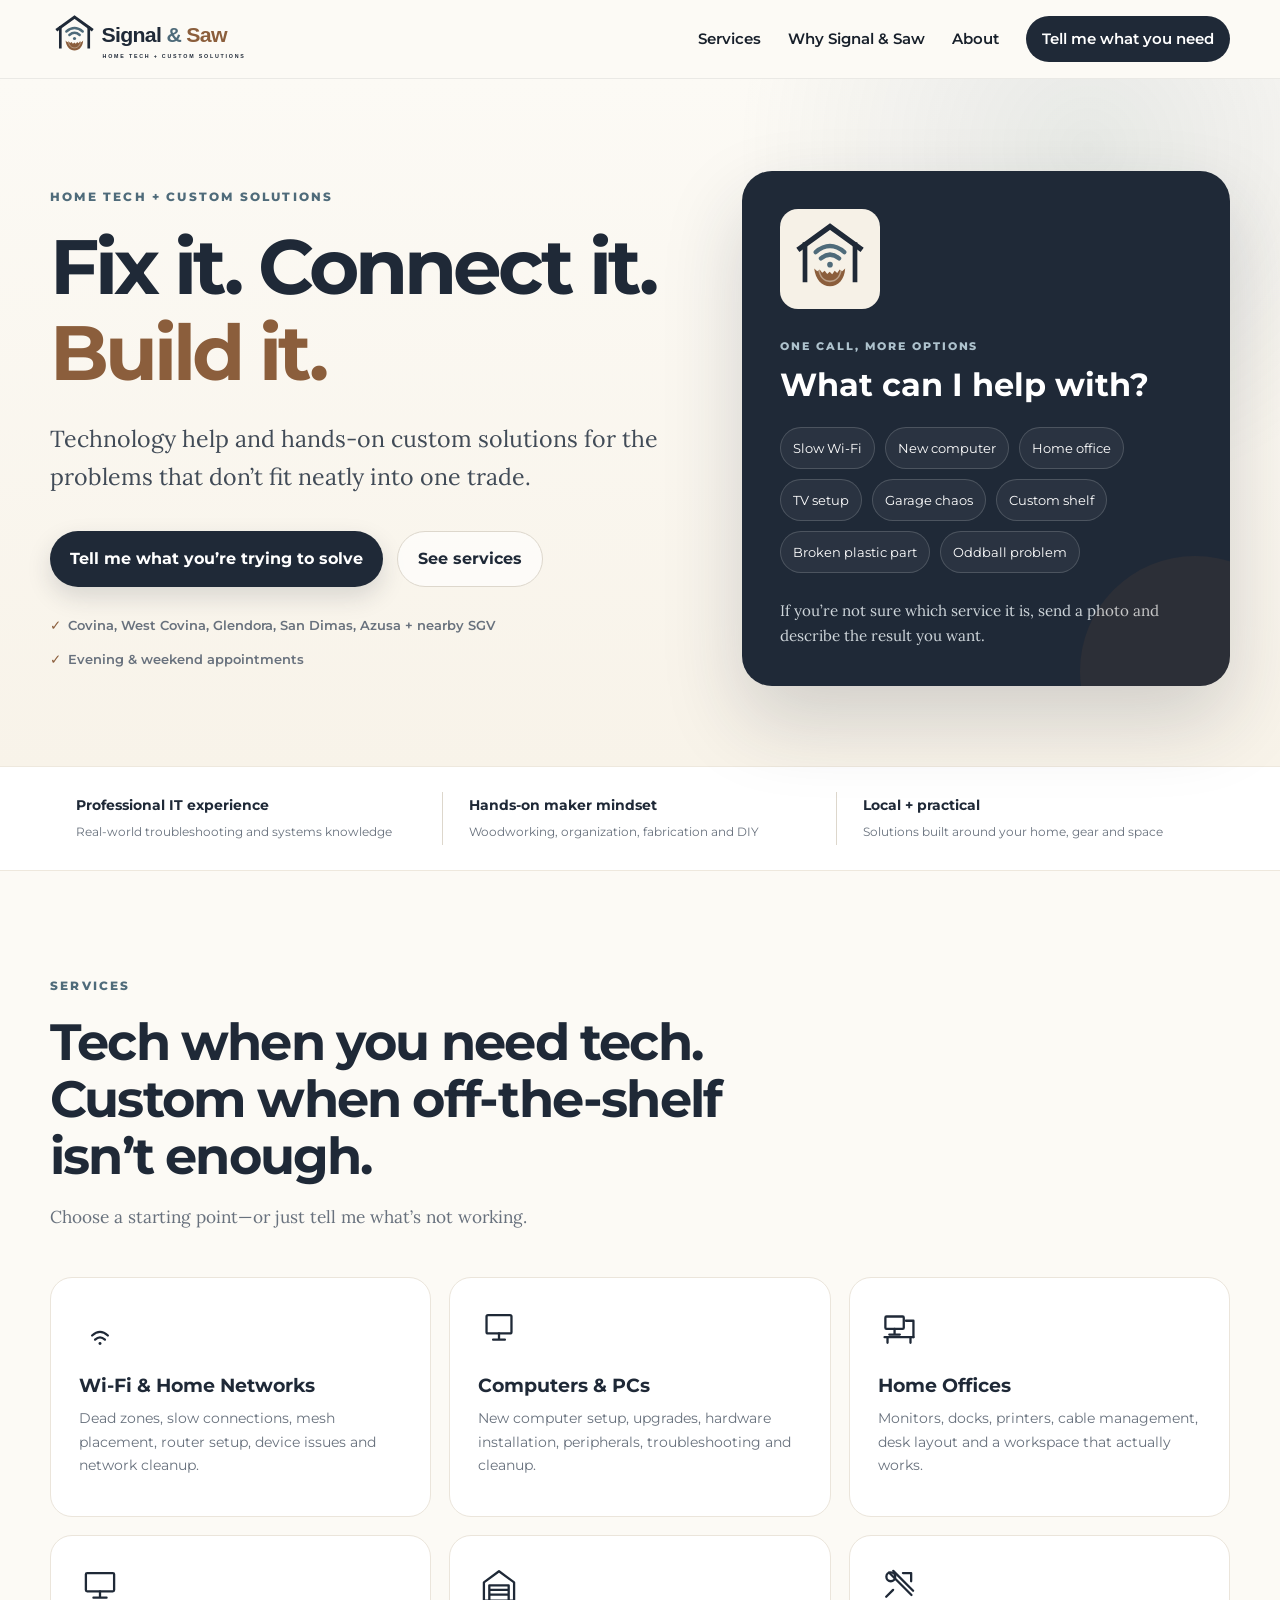
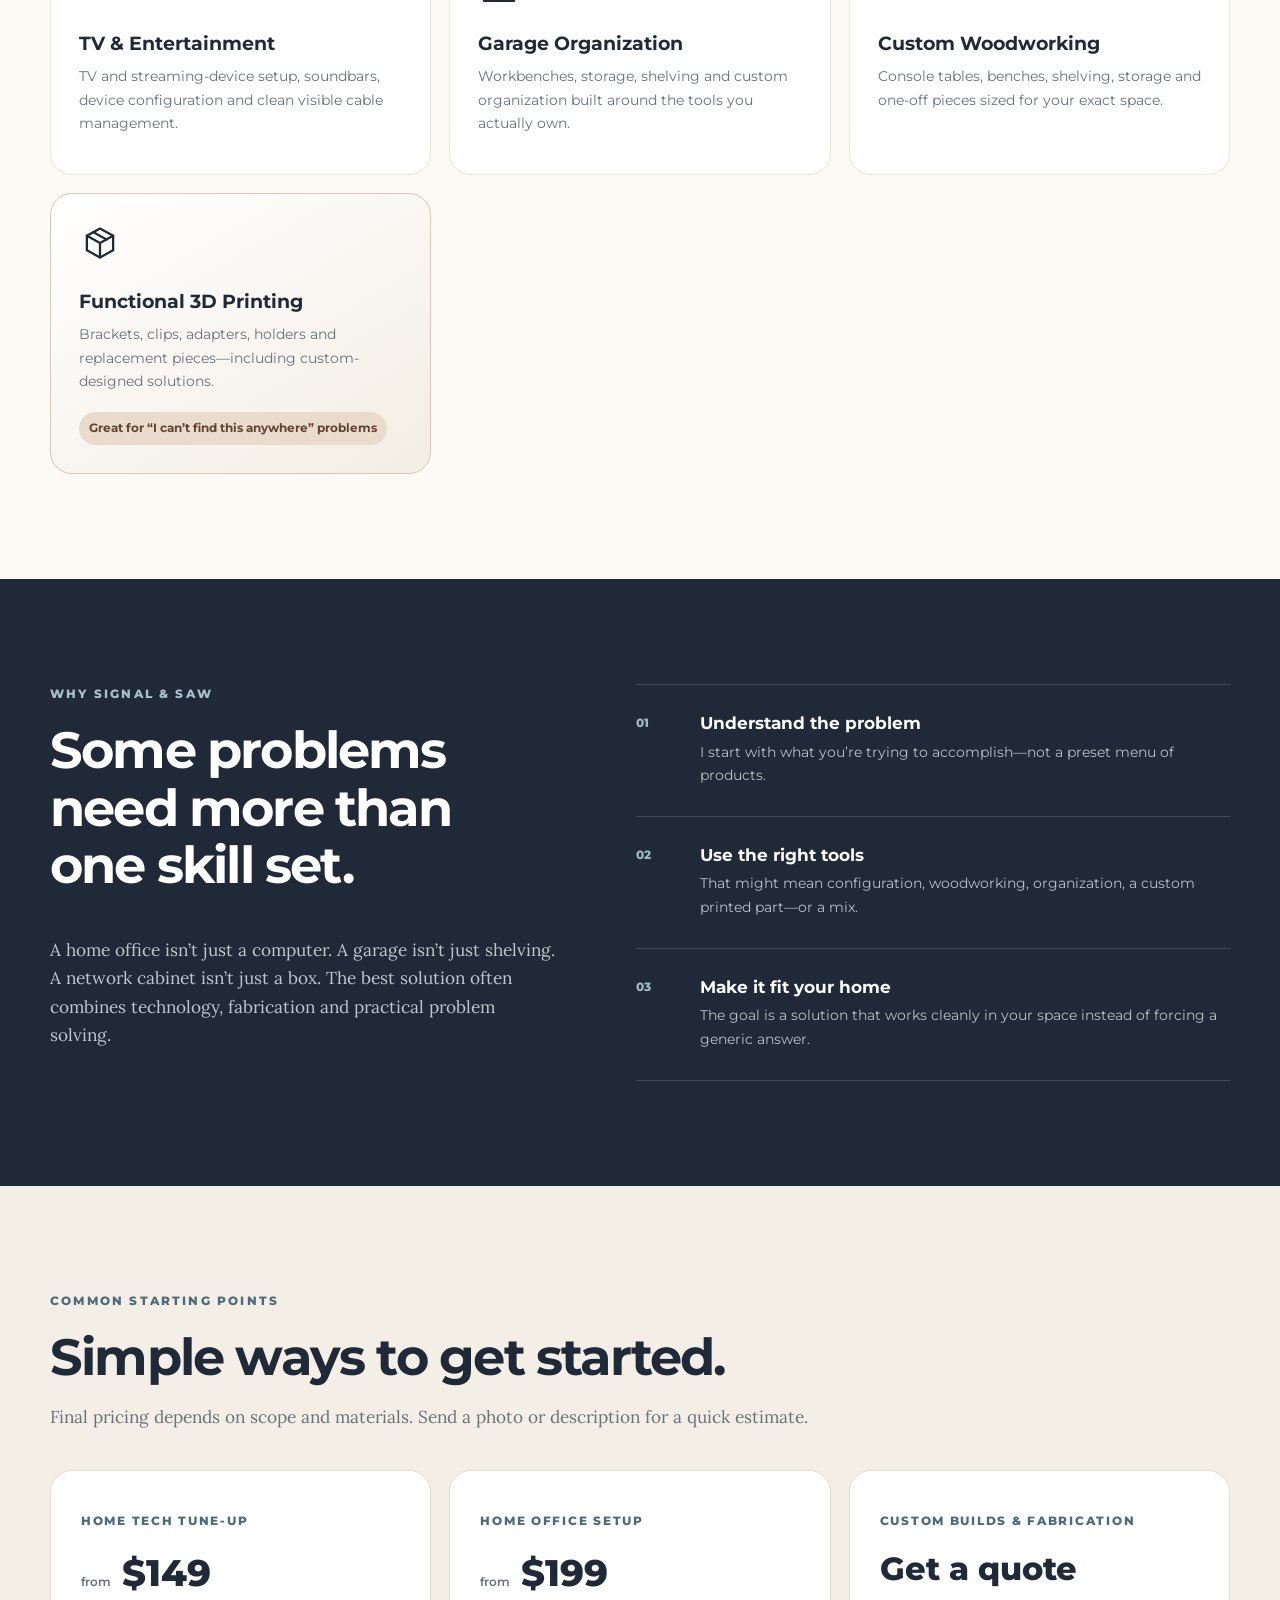
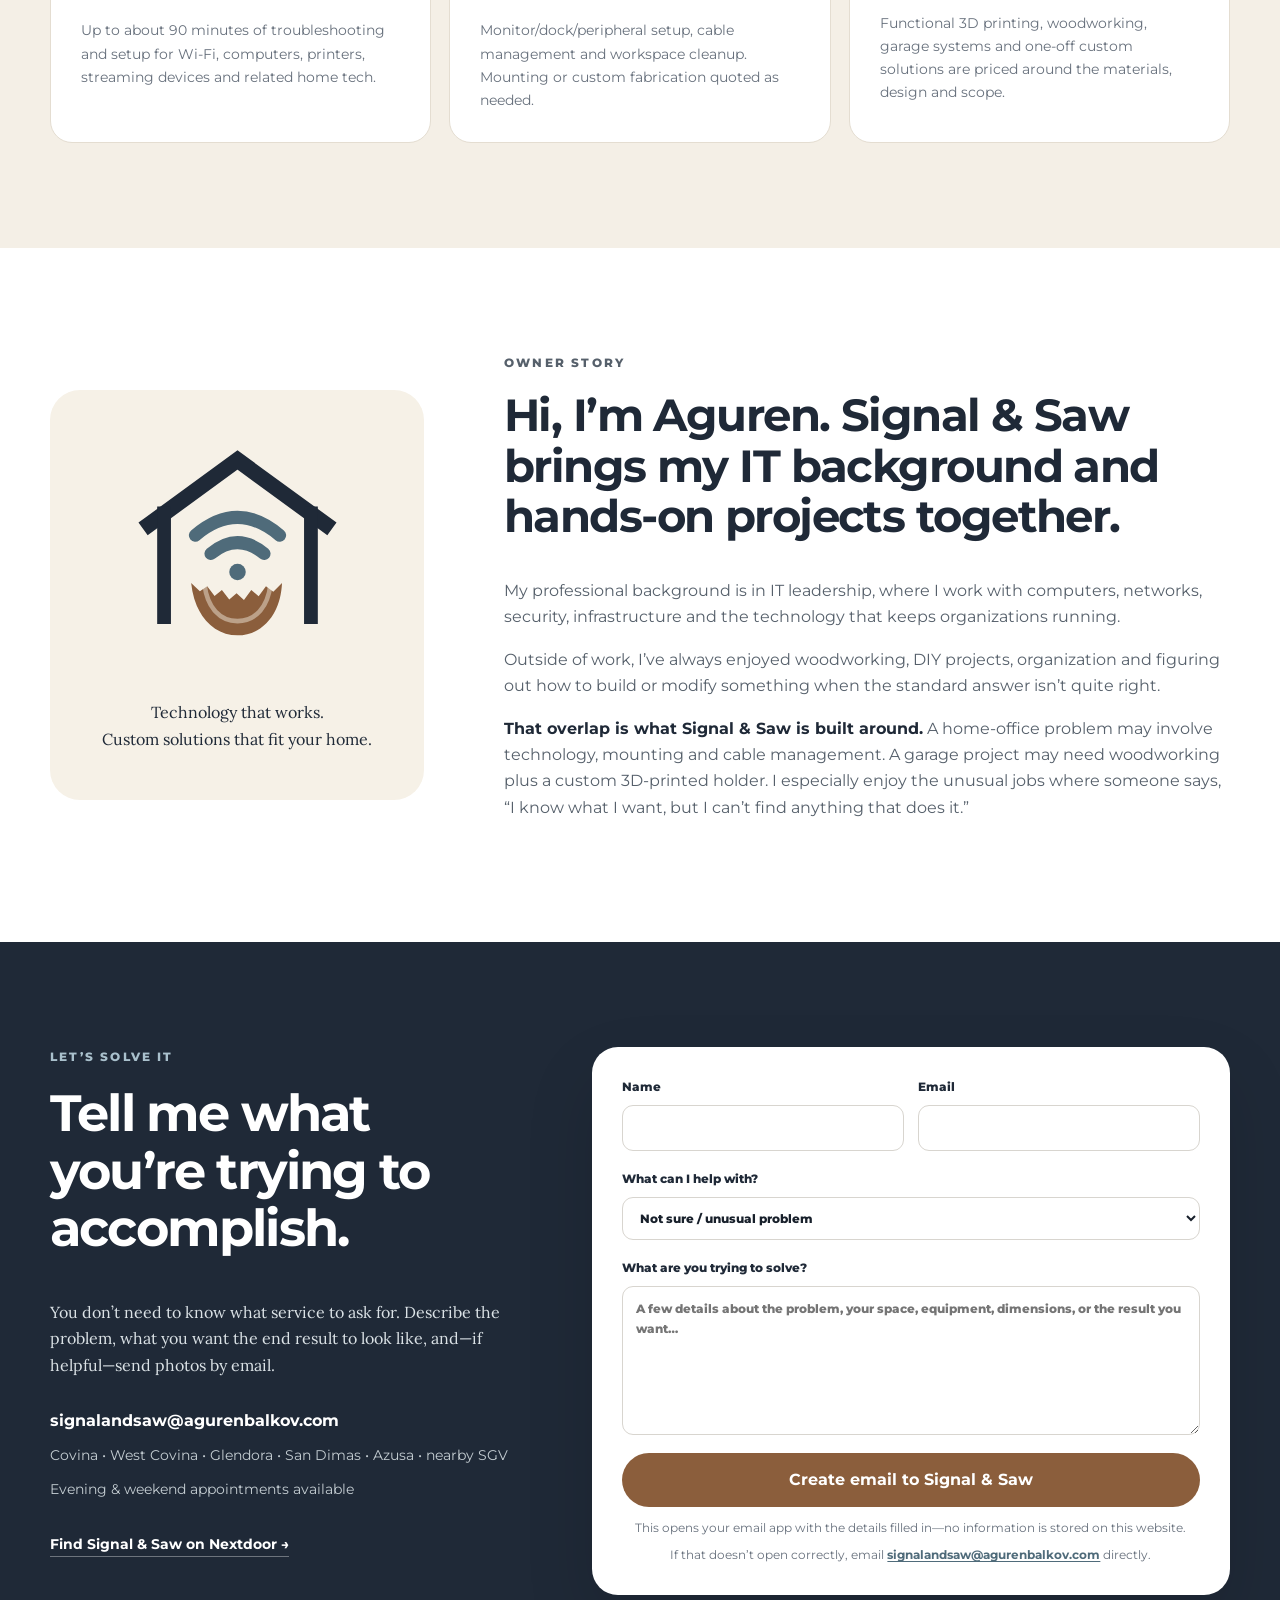
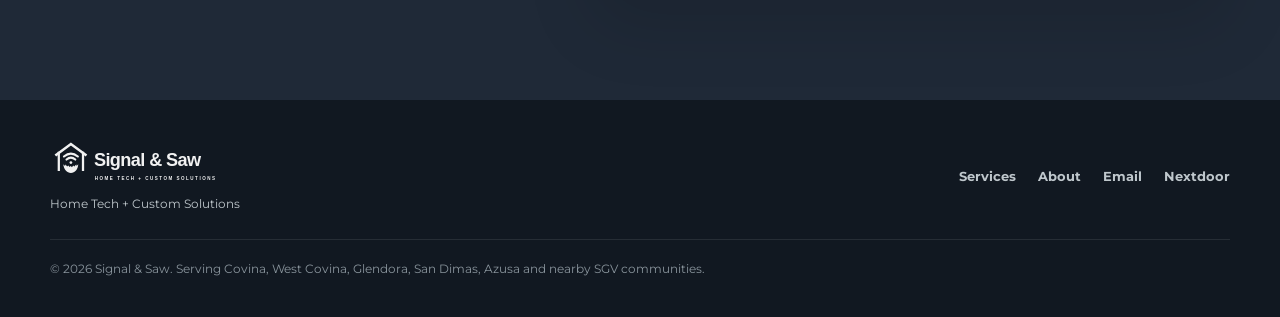
<file: index.html>
<!doctype html>
<html lang="en">
<head>
  <meta charset="utf-8">
  <meta name="viewport" content="width=device-width, initial-scale=1">
  <title>Signal & Saw | Home Tech + Custom Solutions in Covina, CA</title>
  <meta name="description" content="Signal & Saw helps Covina and nearby SGV homeowners with Wi-Fi, computers, home offices, TV setups, garage organization, custom woodworking and functional 3D printing.">
  <meta name="theme-color" content="#1F2937">
  <link rel="canonical" href="https://signalandsaw.agurenbalkov.com/">
  <link rel="icon" href="/favicon.ico" sizes="any">
  <link rel="apple-touch-icon" href="/apple-touch-icon.png">
  <link rel="preconnect" href="https://fonts.googleapis.com">
  <link rel="preconnect" href="https://fonts.gstatic.com" crossorigin>
  <link href="https://fonts.googleapis.com/css2?family=Lora:ital,wght@0,400;0,600;1,400&family=Montserrat:wght@500;600;700;800&display=swap" rel="stylesheet">
  <link rel="stylesheet" href="/styles.css">

  <meta property="og:type" content="website">
  <meta property="og:title" content="Signal & Saw — Home Tech + Custom Solutions">
  <meta property="og:description" content="Wi-Fi, computers, home offices, TV setups, garage organization, custom woodworking and functional 3D printing in Covina and surrounding SGV communities.">
  <meta property="og:url" content="https://signalandsaw.agurenbalkov.com/">
  <meta property="og:image" content="https://signalandsaw.agurenbalkov.com/assets/open-graph.png">
  <meta name="twitter:card" content="summary_large_image">

  <script type="application/ld+json">
  {
    "@context": "https://schema.org",
    "@type": "ProfessionalService",
    "name": "Signal & Saw",
    "url": "https://signalandsaw.agurenbalkov.com/",
    "email": "mailto:signalandsaw@agurenbalkov.com",
    "description": "Home tech and custom solutions including Wi-Fi, computers, home offices, TV setups, garage organization, custom woodworking and functional 3D printing.",
    "areaServed": [
      {"@type":"City","name":"Covina"},
      {"@type":"City","name":"West Covina"},
      {"@type":"City","name":"Glendora"},
      {"@type":"City","name":"San Dimas"},
      {"@type":"City","name":"Azusa"},
      {"@type":"AdministrativeArea","name":"San Gabriel Valley"}
    ],
    "openingHoursSpecification": [
      {"@type":"OpeningHoursSpecification","dayOfWeek":["Monday","Tuesday","Wednesday","Thursday","Friday"],"opens":"18:00","closes":"22:00"},
      {"@type":"OpeningHoursSpecification","dayOfWeek":["Saturday","Sunday"],"opens":"08:00","closes":"20:00"}
    ],
    "sameAs": ["https://nextdoor.com/page/signal-and-saw-covina-ca/"]
  }
  </script>
</head>
<body>
  <a class="skip-link" href="#main">Skip to content</a>

  <header class="site-header" id="top">
    <div class="container nav-wrap">
      <a class="brand" href="#top" aria-label="Signal and Saw home">
        <img src="/assets/logo-compact.svg" alt="Signal & Saw">
      </a>
      <button class="nav-toggle" aria-expanded="false" aria-controls="site-nav" aria-label="Open menu">
        <span></span><span></span><span></span>
      </button>
      <nav id="site-nav" class="site-nav" aria-label="Primary navigation">
        <a href="#services">Services</a>
        <a href="#why">Why Signal & Saw</a>
        <a href="#about">About</a>
        <a href="#contact" class="nav-cta">Tell me what you need</a>
      </nav>
    </div>
  </header>

  <main id="main">
    <section class="hero">
      <div class="container hero-grid">
        <div class="hero-copy">
          <p class="eyebrow">HOME TECH + CUSTOM SOLUTIONS</p>
          <h1>Fix it. Connect it. <span>Build it.</span></h1>
          <p class="hero-lede">Technology help and hands-on custom solutions for the problems that don’t fit neatly into one trade.</p>
          <div class="hero-actions">
            <a class="btn btn-primary" href="#contact">Tell me what you’re trying to solve</a>
            <a class="btn btn-secondary" href="#services">See services</a>
          </div>
          <div class="hero-meta">
            <span>Covina, West Covina, Glendora, San Dimas, Azusa + nearby SGV</span>
            <span>Evening & weekend appointments</span>
          </div>
        </div>

        <div class="hero-card" aria-label="Examples of Signal and Saw services">
          <div class="hero-mark"><img src="/assets/mark.svg" alt=""></div>
          <p class="mini-label">ONE CALL, MORE OPTIONS</p>
          <h2>What can I help with?</h2>
          <div class="solution-chips">
            <span>Slow Wi-Fi</span>
            <span>New computer</span>
            <span>Home office</span>
            <span>TV setup</span>
            <span>Garage chaos</span>
            <span>Custom shelf</span>
            <span>Broken plastic part</span>
            <span>Oddball problem</span>
          </div>
          <p class="hero-card-note">If you’re not sure which service it is, send a photo and describe the result you want.</p>
        </div>
      </div>
    </section>

    <section class="trust-strip" aria-label="Signal and Saw highlights">
      <div class="container trust-grid">
        <div><strong>Professional IT experience</strong><span>Real-world troubleshooting and systems knowledge</span></div>
        <div><strong>Hands-on maker mindset</strong><span>Woodworking, organization, fabrication and DIY</span></div>
        <div><strong>Local + practical</strong><span>Solutions built around your home, gear and space</span></div>
      </div>
    </section>

    <section class="section" id="services">
      <div class="container">
        <div class="section-heading">
          <p class="eyebrow">SERVICES</p>
          <h2>Tech when you need tech.<br>Custom when off-the-shelf isn’t enough.</h2>
          <p>Choose a starting point—or just tell me what’s not working.</p>
        </div>

        <div class="service-grid">
          <article class="service-card">
            <img src="/assets/icons/wifi.svg" alt="">
            <h3>Wi-Fi & Home Networks</h3>
            <p>Dead zones, slow connections, mesh placement, router setup, device issues and network cleanup.</p>
          </article>
          <article class="service-card">
            <img src="/assets/icons/computer.svg" alt="">
            <h3>Computers & PCs</h3>
            <p>New computer setup, upgrades, hardware installation, peripherals, troubleshooting and cleanup.</p>
          </article>
          <article class="service-card">
            <img src="/assets/icons/office.svg" alt="">
            <h3>Home Offices</h3>
            <p>Monitors, docks, printers, cable management, desk layout and a workspace that actually works.</p>
          </article>
          <article class="service-card">
            <img src="/assets/icons/tv.svg" alt="">
            <h3>TV & Entertainment</h3>
            <p>TV and streaming-device setup, soundbars, device configuration and clean visible cable management.</p>
          </article>
          <article class="service-card">
            <img src="/assets/icons/garage.svg" alt="">
            <h3>Garage Organization</h3>
            <p>Workbenches, storage, shelving and custom organization built around the tools you actually own.</p>
          </article>
          <article class="service-card">
            <img src="/assets/icons/woodworking.svg" alt="">
            <h3>Custom Woodworking</h3>
            <p>Console tables, benches, shelving, storage and one-off pieces sized for your exact space.</p>
          </article>
          <article class="service-card featured-service">
            <img src="/assets/icons/3d-print.svg" alt="">
            <h3>Functional 3D Printing</h3>
            <p>Brackets, clips, adapters, holders and replacement pieces—including custom-designed solutions.</p>
            <span class="tag">Great for “I can’t find this anywhere” problems</span>
          </article>
        </div>
      </div>
    </section>

    <section class="section section-dark" id="why">
      <div class="container why-grid">
        <div>
          <p class="eyebrow light">WHY SIGNAL & SAW</p>
          <h2>Some problems need more than one skill set.</h2>
          <p class="why-lede">A home office isn’t just a computer. A garage isn’t just shelving. A network cabinet isn’t just a box. The best solution often combines technology, fabrication and practical problem solving.</p>
        </div>
        <div class="why-list">
          <div class="why-item"><span>01</span><div><h3>Understand the problem</h3><p>I start with what you’re trying to accomplish—not a preset menu of products.</p></div></div>
          <div class="why-item"><span>02</span><div><h3>Use the right tools</h3><p>That might mean configuration, woodworking, organization, a custom printed part—or a mix.</p></div></div>
          <div class="why-item"><span>03</span><div><h3>Make it fit your home</h3><p>The goal is a solution that works cleanly in your space instead of forcing a generic answer.</p></div></div>
        </div>
      </div>
    </section>

    <section class="section pricing-section" aria-labelledby="pricing-heading">
      <div class="container">
        <div class="section-heading compact">
          <p class="eyebrow">COMMON STARTING POINTS</p>
          <h2 id="pricing-heading">Simple ways to get started.</h2>
          <p>Final pricing depends on scope and materials. Send a photo or description for a quick estimate.</p>
        </div>
        <div class="price-grid">
          <article class="price-card">
            <p class="price-label">HOME TECH TUNE-UP</p>
            <p class="price"><span>from</span> $149</p>
            <p>Up to about 90 minutes of troubleshooting and setup for Wi-Fi, computers, printers, streaming devices and related home tech.</p>
          </article>
          <article class="price-card">
            <p class="price-label">HOME OFFICE SETUP</p>
            <p class="price"><span>from</span> $199</p>
            <p>Monitor/dock/peripheral setup, cable management and workspace cleanup. Mounting or custom fabrication quoted as needed.</p>
          </article>
          <article class="price-card">
            <p class="price-label">CUSTOM BUILDS &amp; FABRICATION</p>
            <p class="price price-quote">Get a quote</p>
            <p>Functional 3D printing, woodworking, garage systems and one-off custom solutions are priced around the materials, design and scope.</p>
          </article>
        </div>
      </div>
    </section>

    <section class="section about-section" id="about">
      <div class="container about-grid">
        <div class="about-mark">
          <img src="/assets/mark.svg" alt="Signal & Saw mark">
          <div class="about-caption">Technology that works.<br>Custom solutions that fit your home.</div>
        </div>
        <div class="about-copy">
          <p class="eyebrow">OWNER STORY</p>
          <h2>Hi, I’m Aguren. Signal &amp; Saw brings my IT background and hands-on projects together.</h2>
          <p>My professional background is in IT leadership, where I work with computers, networks, security, infrastructure and the technology that keeps organizations running.</p>
          <p>Outside of work, I’ve always enjoyed woodworking, DIY projects, organization and figuring out how to build or modify something when the standard answer isn’t quite right.</p>
          <p><strong>That overlap is what Signal &amp; Saw is built around.</strong> A home-office problem may involve technology, mounting and cable management. A garage project may need woodworking plus a custom 3D-printed holder. I especially enjoy the unusual jobs where someone says, “I know what I want, but I can’t find anything that does it.”</p>
        </div>
      </div>
    </section>

    <section class="section contact-section" id="contact">
      <div class="container contact-grid">
        <div class="contact-copy">
          <p class="eyebrow light">LET’S SOLVE IT</p>
          <h2>Tell me what you’re trying to accomplish.</h2>
          <p>You don’t need to know what service to ask for. Describe the problem, what you want the end result to look like, and—if helpful—send photos by email.</p>
          <div class="contact-details">
            <a href="mailto:signalandsaw@agurenbalkov.com">signalandsaw@agurenbalkov.com</a>
            <span>Covina • West Covina • Glendora • San Dimas • Azusa • nearby SGV</span>
            <span>Evening & weekend appointments available</span>
          </div>
          <a class="nextdoor-link" href="https://nextdoor.com/page/signal-and-saw-covina-ca/" target="_blank" rel="noopener">Find Signal & Saw on Nextdoor →</a>
        </div>

        <form class="contact-form" id="contact-form">
          <div class="field-row">
            <label>Name<input type="text" name="name" autocomplete="name" required></label>
            <label>Email<input type="email" name="email" autocomplete="email" required></label>
          </div>
          <label>What can I help with?
            <select name="service">
              <option>Not sure / unusual problem</option>
              <option>Wi-Fi & home network</option>
              <option>Computer / PC</option>
              <option>Home office</option>
              <option>TV / entertainment</option>
              <option>Garage organization</option>
              <option>Custom woodworking</option>
              <option>3D printing / custom part</option>
            </select>
          </label>
          <label>What are you trying to solve?
            <textarea name="message" rows="6" placeholder="A few details about the problem, your space, equipment, dimensions, or the result you want…" required></textarea>
          </label>
          <button class="btn btn-light" type="submit">Create email to Signal &amp; Saw</button>
          <p class="form-note">This opens your email app with the details filled in—no information is stored on this website.</p>
          <p class="form-fallback">If that doesn’t open correctly, email <a href="mailto:signalandsaw@agurenbalkov.com">signalandsaw@agurenbalkov.com</a> directly.</p>
        </form>
      </div>
    </section>
  </main>

  <footer class="site-footer">
    <div class="container footer-grid">
      <div class="footer-brand"><img src="/assets/logo-compact.svg" alt="Signal & Saw"><p>Home Tech + Custom Solutions</p></div>
      <div class="footer-links">
        <a href="#services">Services</a>
        <a href="#about">About</a>
        <a href="mailto:signalandsaw@agurenbalkov.com">Email</a>
        <a href="https://nextdoor.com/page/signal-and-saw-covina-ca/" target="_blank" rel="noopener">Nextdoor</a>
      </div>
      <p class="copyright">© <span id="year"></span> Signal & Saw. Serving Covina, West Covina, Glendora, San Dimas, Azusa and nearby SGV communities.</p>
    </div>
  </footer>

  <script src="/script.js"></script>
</body>
</html>
</file>
<file: styles.css>
:root{
  --navy:#1F2937;
  --navy-2:#111827;
  --slate:#4F6B7A;
  --walnut:#8B5E3C;
  --walnut-dark:#71482f;
  --cream:#F6F1E7;
  --paper:#FCFAF5;
  --white:#FFFFFF;
  --ink:#18202b;
  --muted:#68717d;
  --line:#DDD7CC;
  --shadow:0 18px 50px rgba(31,41,55,.12);
  --radius:22px;
  --max:1180px;
}
*{box-sizing:border-box}
html{scroll-behavior:smooth}
body{margin:0;background:var(--paper);color:var(--ink);font-family:Montserrat,system-ui,-apple-system,BlinkMacSystemFont,"Segoe UI",sans-serif;line-height:1.65}
img{max-width:100%;display:block}
a{color:inherit;text-decoration:none}
button,input,select,textarea{font:inherit}
.container{width:min(var(--max),calc(100% - 40px));margin-inline:auto}
.skip-link{position:absolute;left:-9999px;top:auto}.skip-link:focus{left:16px;top:16px;background:#fff;padding:10px 14px;z-index:9999;border-radius:8px}
.site-header{position:sticky;top:0;z-index:100;background:rgba(252,250,245,.92);backdrop-filter:blur(14px);border-bottom:1px solid rgba(31,41,55,.08)}
.nav-wrap{height:78px;display:flex;align-items:center;justify-content:space-between;gap:24px}
.brand img{width:270px;height:auto}
.site-nav{display:flex;align-items:center;gap:27px;font-size:.92rem;font-weight:600}.site-nav a{position:relative}.site-nav a:not(.nav-cta):after{content:"";position:absolute;left:0;right:100%;bottom:-6px;height:2px;background:var(--walnut);transition:.2s}.site-nav a:hover:after{right:0}
.nav-cta{background:var(--navy);color:#fff!important;padding:11px 16px;border-radius:999px}.nav-cta:hover{background:var(--navy-2)}
.nav-toggle{display:none;background:none;border:0;padding:8px}.nav-toggle span{display:block;width:24px;height:2px;background:var(--navy);margin:5px 0}
.hero{padding:92px 0 80px;background:radial-gradient(circle at 85% 10%,rgba(79,107,122,.12),transparent 28%),linear-gradient(180deg,#FCFAF5 0%,#F8F3E9 100%)}
.hero-grid{display:grid;grid-template-columns:1.12fr .88fr;gap:72px;align-items:center}
.eyebrow{font-size:.76rem;letter-spacing:.18em;font-weight:800;color:var(--slate);margin:0 0 17px}.eyebrow.light{color:#a9c0cc}
h1,h2,h3{line-height:1.12;margin-top:0;color:var(--navy)}
h1{font-size:clamp(3.1rem,6vw,5.9rem);letter-spacing:-.052em;margin-bottom:24px}h1 span{color:var(--walnut)}
.hero-lede{font-family:Lora,Georgia,serif;font-size:clamp(1.15rem,2vw,1.45rem);max-width:720px;color:#414b57;margin:0 0 34px}
.hero-actions{display:flex;gap:14px;flex-wrap:wrap}.btn{display:inline-flex;align-items:center;justify-content:center;border:0;border-radius:999px;padding:14px 20px;font-weight:700;cursor:pointer;transition:transform .2s,background .2s,box-shadow .2s}.btn:hover{transform:translateY(-1px)}.btn-primary{background:var(--navy);color:#fff;box-shadow:0 10px 24px rgba(31,41,55,.15)}.btn-primary:hover{background:var(--navy-2)}.btn-secondary{border:1px solid var(--line);background:rgba(255,255,255,.65);color:var(--navy)}
.hero-meta{display:flex;gap:12px 26px;flex-wrap:wrap;margin-top:27px;color:var(--muted);font-size:.84rem;font-weight:600}.hero-meta span:before{content:"✓";color:var(--walnut);margin-right:7px;font-weight:800}
.hero-card{background:var(--navy);color:#fff;padding:38px;border-radius:30px;box-shadow:0 35px 80px rgba(31,41,55,.18);position:relative;overflow:hidden}.hero-card:after{content:"";position:absolute;width:230px;height:230px;background:rgba(139,94,60,.12);border-radius:50%;right:-80px;bottom:-100px}.hero-mark{width:100px;background:var(--cream);padding:10px;border-radius:18px;margin-bottom:28px}.mini-label{font-size:.7rem;letter-spacing:.17em;font-weight:800;color:#aec2cd}.hero-card h2{color:#fff;font-size:2rem;margin-bottom:24px}.solution-chips{display:flex;flex-wrap:wrap;gap:10px}.solution-chips span{padding:9px 12px;border:1px solid rgba(255,255,255,.16);border-radius:999px;font-size:.84rem;background:rgba(255,255,255,.05)}.hero-card-note{margin:25px 0 0;color:#ced5da;font-family:Lora,Georgia,serif;font-size:.95rem}
.trust-strip{background:#fff;border-top:1px solid #eee8dd;border-bottom:1px solid #eee8dd}.trust-grid{display:grid;grid-template-columns:repeat(3,1fr);padding:25px 0}.trust-grid div{padding:2px 26px;border-right:1px solid var(--line)}.trust-grid div:last-child{border-right:0}.trust-grid strong,.trust-grid span{display:block}.trust-grid strong{font-size:.9rem;color:var(--navy)}.trust-grid span{font-size:.78rem;color:var(--muted);margin-top:4px}
.section{padding:105px 0}.section-heading{max-width:780px;margin-bottom:46px}.section-heading h2{font-size:clamp(2.15rem,4vw,3.65rem);letter-spacing:-.035em;margin-bottom:18px}.section-heading>p:last-child{color:var(--muted);font-family:Lora,Georgia,serif;font-size:1.08rem}.section-heading.compact{margin-bottom:38px}
.service-grid{display:grid;grid-template-columns:repeat(3,1fr);gap:18px}.service-card{background:#fff;border:1px solid #ebe5db;border-radius:var(--radius);padding:28px;min-height:240px;transition:.2s;position:relative}.service-card:hover{transform:translateY(-3px);box-shadow:var(--shadow);border-color:#ddd4c6}.service-card img{width:42px;height:42px;margin-bottom:28px}.service-card h3{font-size:1.16rem;margin-bottom:10px}.service-card p{font-size:.9rem;color:var(--muted);margin:0}.featured-service{background:linear-gradient(150deg,#fff,#f3eee4);border-color:#d8c7b5}.featured-service .tag{display:inline-block;margin-top:18px;font-size:.72rem;background:#e9dccd;color:#65432f;border-radius:999px;padding:7px 10px;font-weight:700}
.project-grid{display:grid;grid-template-columns:repeat(3,1fr);gap:18px}.project-card{background:#fff;border:1px solid #ebe5db;border-radius:var(--radius);overflow:hidden}.project-card>img{width:100%;aspect-ratio:4/3;object-fit:cover;background:#eee8dd}.project-card>div{padding:22px}.project-type{font-size:.68rem;letter-spacing:.14em;font-weight:800;color:var(--slate);margin:0 0 8px}.project-card h3{font-size:1.08rem;margin-bottom:8px}.project-card>div>p:last-child{font-size:.86rem;color:var(--muted);margin:0}
.section-dark{background:var(--navy);color:#d8dee3}.section-dark h2,.section-dark h3{color:#fff}.why-grid{display:grid;grid-template-columns:.92fr 1.08fr;gap:80px}.why-grid h2{font-size:clamp(2.15rem,4vw,3.55rem);letter-spacing:-.035em}.why-lede{font-family:Lora,Georgia,serif;font-size:1.08rem;color:#bdc7cd}.why-list{border-top:1px solid rgba(255,255,255,.15)}.why-item{display:grid;grid-template-columns:48px 1fr;gap:16px;padding:28px 0;border-bottom:1px solid rgba(255,255,255,.15)}.why-item>span{font-size:.78rem;color:#9fb5c0;font-weight:800}.why-item h3{margin:0 0 8px;font-size:1.08rem}.why-item p{margin:0;color:#b7c1c7;font-size:.9rem}
.pricing-section{background:#f4efe6}.price-grid{display:grid;grid-template-columns:repeat(3,1fr);gap:18px}.price-card{background:#fff;border-radius:var(--radius);padding:30px;border:1px solid #e4ddd1}.price-label{font-size:.72rem;letter-spacing:.15em;font-weight:800;color:var(--slate)}.price{font-size:2.3rem;font-weight:800;color:var(--navy);margin:8px 0 16px}.price span{font-size:.78rem;font-weight:600;color:var(--muted)}.price-quote{font-size:2rem}.price-card>p:last-child{color:var(--muted);font-size:.88rem;margin:0}
.about-section{background:#fff}.about-grid{display:grid;grid-template-columns:.68fr 1.32fr;gap:80px;align-items:center}.about-mark{background:var(--cream);border-radius:30px;padding:48px;display:flex;flex-direction:column;align-items:center}.about-mark img{width:235px}.about-caption{margin-top:26px;text-align:center;font-family:Lora,Georgia,serif;color:var(--navy);font-size:1rem}.about-copy h2{font-size:clamp(2rem,3.5vw,3.2rem);letter-spacing:-.035em}.about-copy p{color:#56606b}.about-copy strong{color:var(--navy)}
.contact-section{background:var(--navy);color:#dbe2e6}.contact-grid{display:grid;grid-template-columns:.85fr 1.15fr;gap:70px}.contact-copy h2{color:#fff;font-size:clamp(2.2rem,4vw,3.6rem);letter-spacing:-.035em}.contact-copy>p:not(.eyebrow){font-family:Lora,Georgia,serif}.contact-details{display:flex;flex-direction:column;gap:10px;margin:30px 0}.contact-details a{color:#fff;font-weight:700}.contact-details span{font-size:.88rem;color:#c4cdd2}.nextdoor-link{color:#fff;border-bottom:1px solid rgba(255,255,255,.35);padding-bottom:3px;font-size:.88rem;font-weight:700}.contact-form{background:#fff;color:var(--ink);border-radius:26px;padding:30px;box-shadow:0 30px 70px rgba(0,0,0,.12)}.contact-form label{display:block;font-size:.78rem;font-weight:800;color:var(--navy);margin-bottom:18px}.contact-form input,.contact-form select,.contact-form textarea{display:block;width:100%;margin-top:7px;border:1px solid #d8d5cf;border-radius:11px;padding:12px 13px;background:#fff;color:var(--ink);outline:none}.contact-form input:focus,.contact-form select:focus,.contact-form textarea:focus{border-color:var(--slate);box-shadow:0 0 0 3px rgba(79,107,122,.12)}.field-row{display:grid;grid-template-columns:1fr 1fr;gap:14px}.btn-light{width:100%;background:var(--walnut);color:#fff}.btn-light:hover{background:var(--walnut-dark)}.form-note{font-size:.72rem;color:var(--muted);margin:12px 0 0;text-align:center}.form-fallback{font-size:.72rem;color:var(--muted);margin:8px 0 0;text-align:center}.form-fallback a{color:var(--slate);font-weight:700;text-decoration:underline;text-underline-offset:2px}
.site-footer{background:#111821;color:#bfc7cc;padding:38px 0}.footer-grid{display:grid;grid-template-columns:1fr auto;gap:20px;align-items:center}.footer-brand img{width:230px;filter:brightness(0) invert(1);opacity:.94}.footer-brand p{margin:7px 0 0;font-size:.74rem}.footer-links{display:flex;gap:22px;font-size:.8rem;font-weight:700}.copyright{grid-column:1/-1;border-top:1px solid rgba(255,255,255,.09);padding-top:20px;margin:4px 0 0;font-size:.72rem;color:#89949c}
@media (max-width:980px){.hero-grid,.why-grid,.about-grid,.contact-grid{grid-template-columns:1fr}.project-grid{grid-template-columns:repeat(2,1fr)}.hero-grid{gap:45px}.hero{padding-top:70px}.service-grid{grid-template-columns:repeat(2,1fr)}.price-grid{grid-template-columns:1fr}.about-mark{max-width:520px}.why-grid,.about-grid,.contact-grid{gap:45px}}
@media (max-width:760px){.project-grid{grid-template-columns:1fr}.container{width:min(var(--max),calc(100% - 28px))}.nav-wrap{height:70px}.brand img{width:225px}.nav-toggle{display:block}.site-nav{display:none;position:absolute;left:14px;right:14px;top:70px;background:#fff;border:1px solid #ebe5db;border-radius:18px;padding:16px;box-shadow:var(--shadow);flex-direction:column;align-items:stretch;gap:3px}.site-nav.open{display:flex}.site-nav a{padding:11px 10px}.nav-cta{text-align:center;margin-top:6px}.hero{padding:56px 0 60px}h1{font-size:3.45rem}.hero-card{padding:28px}.trust-grid{grid-template-columns:1fr}.trust-grid div{border-right:0;border-bottom:1px solid var(--line);padding:18px 0}.trust-grid div:last-child{border-bottom:0}.section{padding:75px 0}.service-grid{grid-template-columns:1fr}.field-row{grid-template-columns:1fr}.footer-grid{grid-template-columns:1fr}.footer-links{flex-wrap:wrap}.footer-brand img{width:205px}}
@media (max-width:430px){h1{font-size:2.9rem}.hero-actions{flex-direction:column}.btn{width:100%}.hero-meta{display:grid;gap:8px}.hero-card{border-radius:22px}.contact-form{padding:22px}.section-heading h2{font-size:2.15rem}}
</file>
